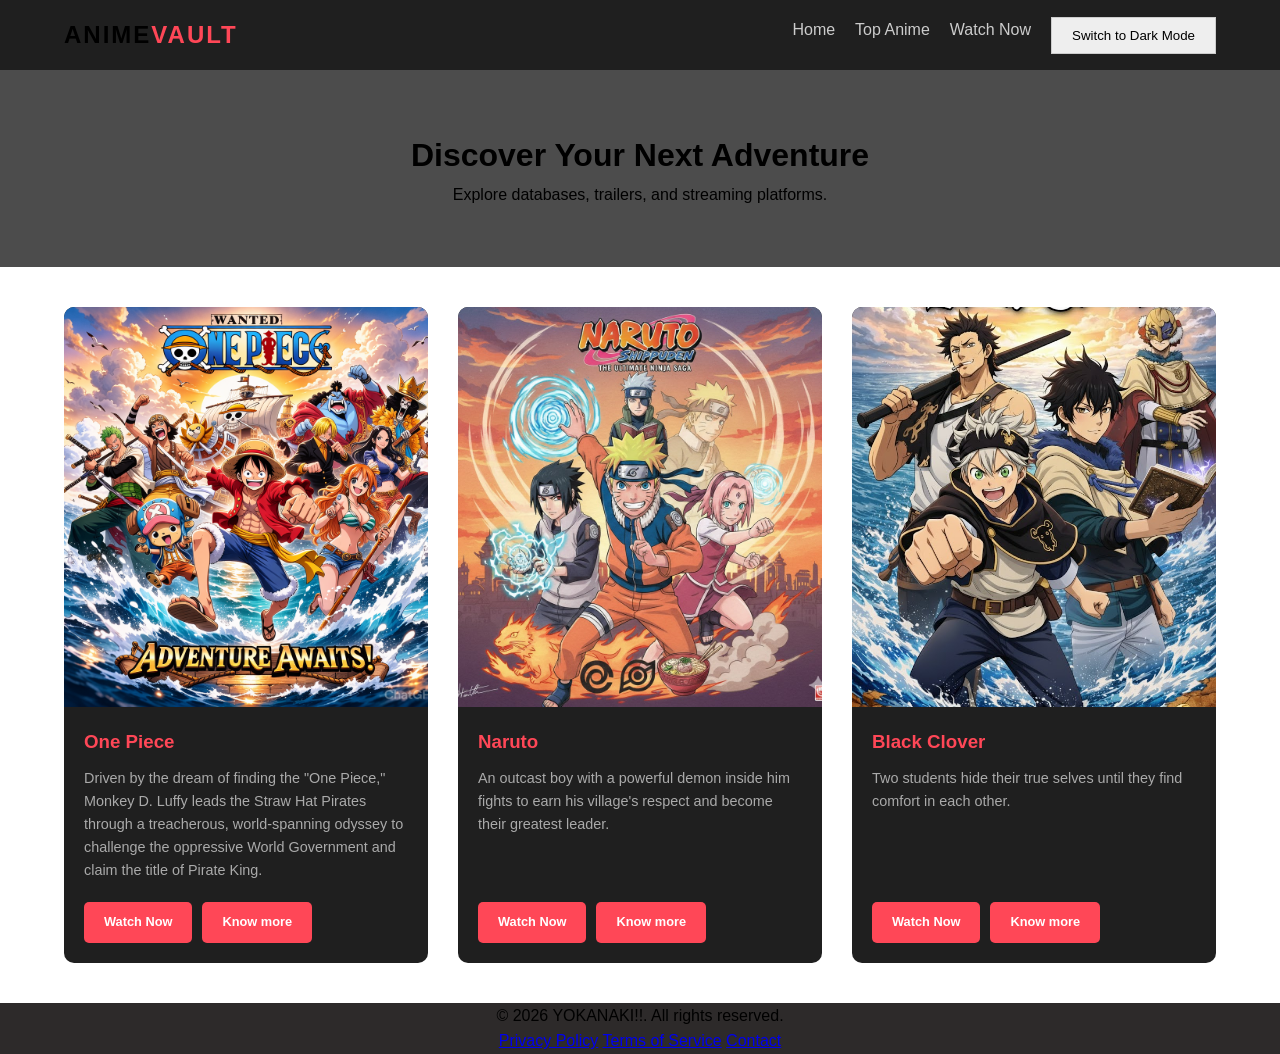
<file: index.html>
<!DOCTYPE html>
<html lang="en">
<head>
    <meta charset="UTF-8">
    <meta name="viewport" content="width=device-width, initial-scale=1.0">
    <title>AnimeVault | Explore Your Favorites</title>
    <link rel="stylesheet" href="animeweb.css">
</head>
<body>

    <nav class="navbar">
        <div class="logo">Anime<span>Vault</span></div>
        <ul class="nav-links">
            <li><a href="#">Home</a></li>
            <li><a href="https://myanimelist.net/topanime.php" target="_blank">Top Anime</a></li>
            <li><a href="https://www.hianime.do" target="_blank">Watch Now</a></li>
            <li><button id="theme-toggle">Switch to Dark Mode</button></li>
        </ul>
    </nav>

    <header class="hero">
        <h1>Discover Your Next Adventure</h1>
        <p>Explore databases, trailers, and streaming platforms.</p>
    </header>

    <section class="container">
        <div class="anime-grid">
            
            <div class="card">
               <img src="onepiece1.jpg" alt="Anime Poster">
                <div class="card-content">
                    <h3>One Piece</h3>
                    <p>Driven by the dream of finding the "One Piece," Monkey D. Luffy leads the Straw Hat Pirates through a treacherous, world-spanning odyssey to challenge the oppressive World Government and claim the title of Pirate King.</p>
                   <div class="btn-i" ><a href="https://hianime.do/watch/one-piece-100?ep=2142" target="_blank" class="btn">Watch Now</a>
                    <a href="onepiece.html" target="_blank" class="btn">Know more</a>
                    </div> 
                </div>
            </div>

            <div class="card">
                <img src="naruto.jpg" alt="Anime Poster">
                <div class="card-content">
                    <h3>Naruto</h3>
                    <p>An outcast boy with a powerful demon inside him fights to earn his village's respect and become their greatest leader.</p>
                   <div class="btn-i" ><a href="https://hianime.do/watch/naruto-677?ep=12352" target="_blank" class="btn">Watch Now</a>
                    <a href="naruto.html" target="_blank" class="btn">Know more</a>
                    </div>
                </div>
            </div>

            <div class="card">
                <img src="blackClover3.png" alt="Anime Poster">
                <div class="card-content">
                    <h3>Black Clover</h3>
                    <p>Two students hide their true selves until they find comfort in each other.</p>
                   <div class="btn-i" ><a href="https://hianime.do/watch/black-clover-2404?ep=27377" target="_blank" class="btn">Watch Now</a>
                    <a href="blackclover.html" target="_blank" class="btn">Know more</a>
                    </div>
                </div>
            </div>

        </div>
    </section>
    <footer class="footer">
  <div class="footer-content">
    <p>&copy; 2026 YOKANAKI!!. All rights reserved.</p>
    <div class="footer-links">
      <a href="#">Privacy Policy</a>
      <a href="#">Terms of Service</a>
      <a href="#">Contact</a>
    </div>
  </div>
</footer>

<script src="script.js"></script>
</body>


</html>
</file>
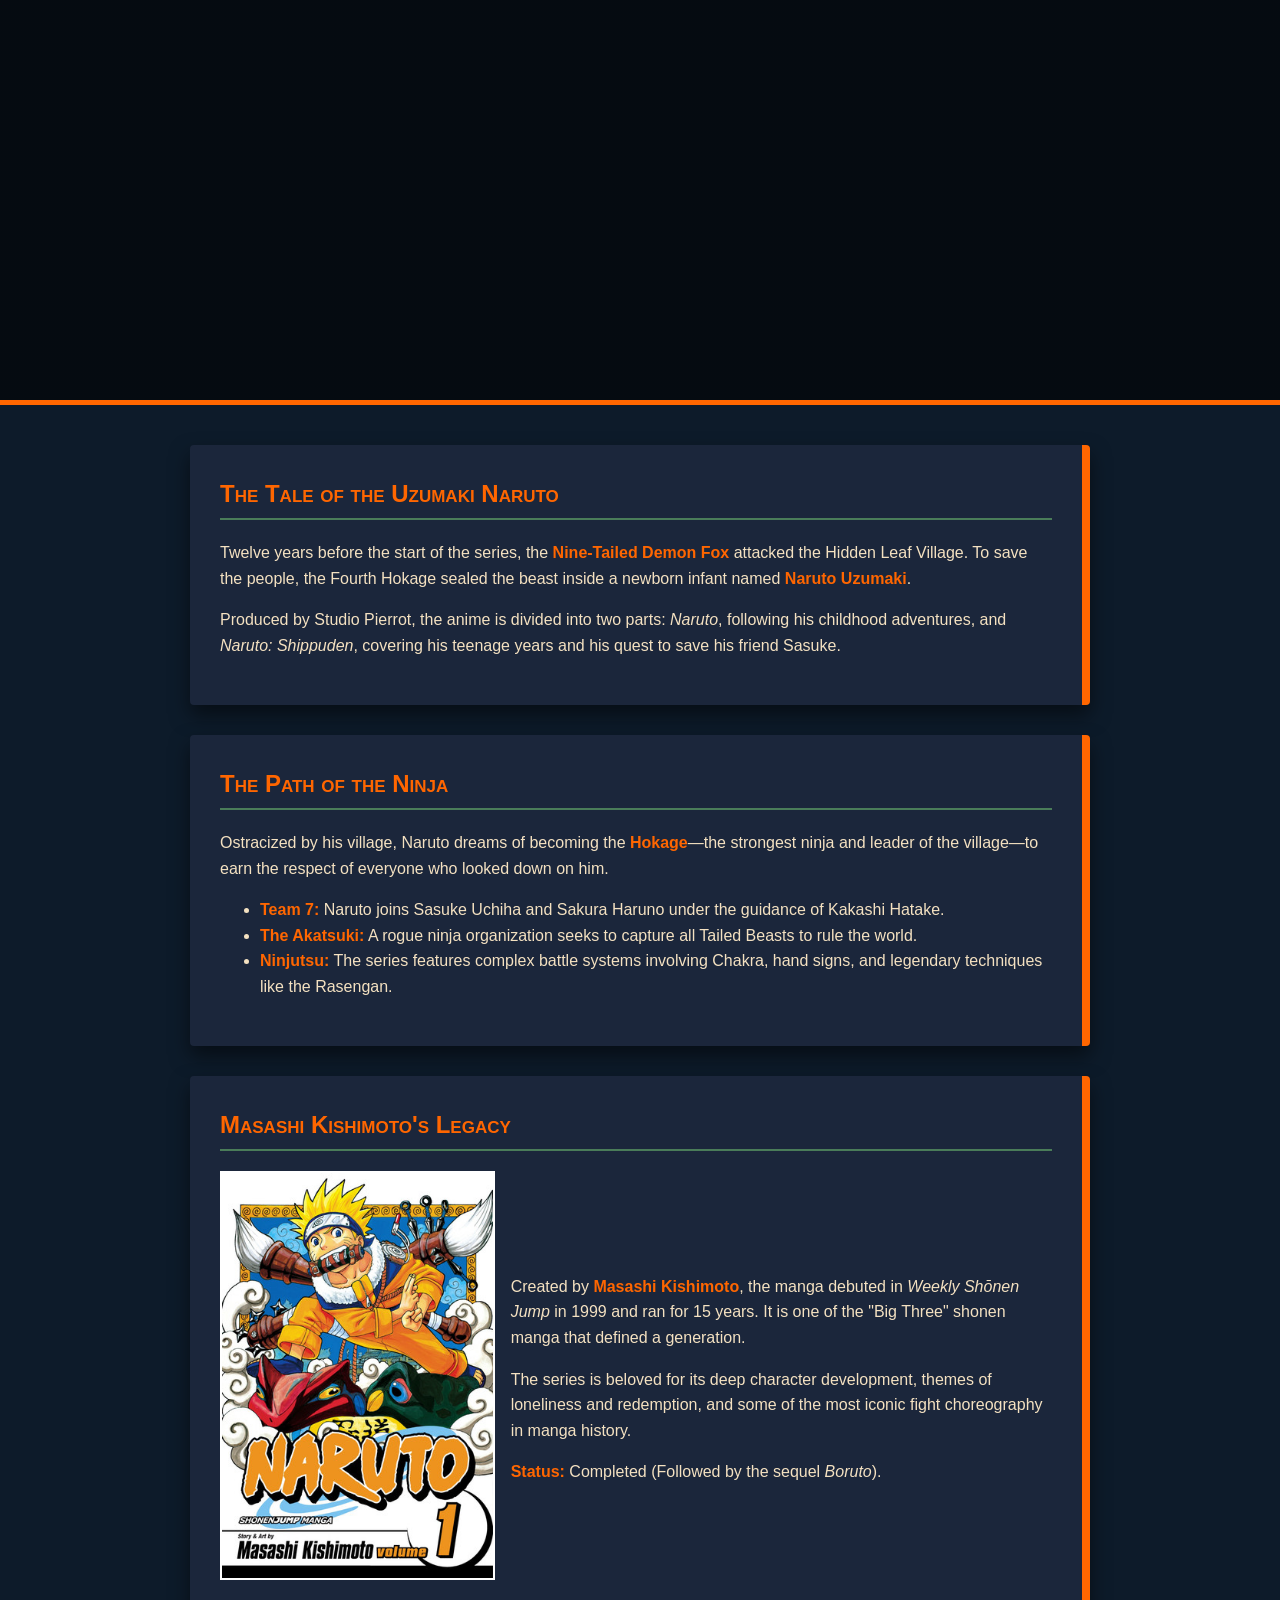
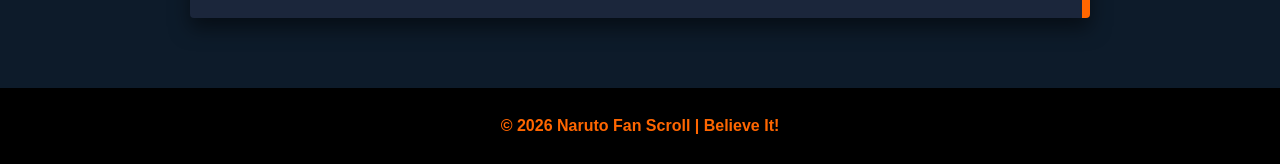
<file: naruto.html>
<!DOCTYPE html>
<html lang="en">
<head>
    <meta charset="UTF-8">
    <meta name="viewport" content="width=device-width, initial-scale=1.0">
    <title>Naruto | Believe It!</title>
    <style>
        :root {
            --naruto-orange: #ff6600;
            --konoha-blue: #1b263b;
            --scroll-tan: #f4e1c1;
            --leaf-green: #4a7c59;
            --shadow-black: #0d1b2a;
        }

        body {
            font-family: 'Verdana', sans-serif;
            background-color: var(--shadow-black);
            color: var(--scroll-tan);
            line-height: 1.6;
            margin: 0;
            padding: 0;
        }

        header {
            /* Replace the URL below with your Naruto banner */
            background: linear-gradient(rgba(0,0,0,0.6), rgba(0,0,0,0.6)), 
                        url('https://pub-1407f82391df4ab1951418d04be76914.r2.dev/uploads/12d3fcab-b8fd-49c8-ad41-170d6e3dd44a.jpg');
            background-size: cover;
            background-position: center;
            height: 400px;
            display: flex;
            flex-direction: column;
            justify-content: center;
            align-items: center;
            text-align: center;
            border-bottom: 5px solid var(--naruto-orange);
        }

        h1 {
            font-size: 4rem;
            color: var(--naruto-orange);
            margin: 0;
            text-transform: uppercase;
            letter-spacing: 4px;
            text-shadow: 3px 3px 0px white, 6px 6px 0px var(--konoha-blue);
        }

        .container {
            max-width: 900px;
            margin: 0 auto;
            padding: 40px 20px;
        }

        section {
            background: var(--konoha-blue);
            padding: 30px;
            border-radius: 4px;
            margin-bottom: 30px;
            border-right: 8px solid var(--naruto-orange);
            box-shadow: 0 10px 20px rgba(0,0,0,0.5);
        }

        h2 {
            color: var(--naruto-orange);
            border-bottom: 2px solid var(--leaf-green);
            padding-bottom: 5px;
            margin-top: 0;
            font-variant: small-caps;
        }

        .manga-grid {
            display: grid;
            grid-template-columns: 1fr 2fr;
            gap: 20px;
            align-items: center;
        }

        .rank-tag {
            background: var(--leaf-green);
            color: white;
            padding: 4px 12px;
            font-size: 0.8rem;
            font-weight: bold;
            border-radius: 2px;
            margin-bottom: 10px;
            display: inline-block;
        }

        footer {
            text-align: center;
            padding: 25px;
            background: #000;
            color: var(--naruto-orange);
            font-weight: bold;
        }

        strong { color: var(--naruto-orange); }
    </style>
</head>
<body>

    <header>
        
    </header>

    <div class="container">
        
        <section id="intro">
            <h2>The Tale of the Uzumaki Naruto</h2>
            <p>
                Twelve years before the start of the series, the <strong>Nine-Tailed Demon Fox</strong> attacked the Hidden Leaf Village. To save the people, the Fourth Hokage sealed the beast inside a newborn infant named <strong>Naruto Uzumaki</strong>.
            </p>
            <p>
                Produced by Studio Pierrot, the anime is divided into two parts: <i>Naruto</i>, following his childhood adventures, and <i>Naruto: Shippuden</i>, covering his teenage years and his quest to save his friend Sasuke.
            </p>
        </section>

        <section id="story">
            <h2>The Path of the Ninja</h2>
            <p>
                Ostracized by his village, Naruto dreams of becoming the <strong>Hokage</strong>—the strongest ninja and leader of the village—to earn the respect of everyone who looked down on him.
            </p>
            <ul>
                <li><strong>Team 7:</strong> Naruto joins Sasuke Uchiha and Sakura Haruno under the guidance of Kakashi Hatake.</li>
                <li><strong>The Akatsuki:</strong> A rogue ninja organization seeks to capture all Tailed Beasts to rule the world.</li>
                <li><strong>Ninjutsu:</strong> The series features complex battle systems involving Chakra, hand signs, and legendary techniques like the Rasengan.</li>
            </ul>
        </section>

        <section id="manga">
            <h2>Masashi Kishimoto's Legacy</h2>
            <div class="manga-grid">
                <div>
                    <img src="naruto-vol-1.jpg" alt="Naruto Manga Vol 1" style="width:100%; border: 2px solid white;">
                </div>
                <div>
                    <p>
                        Created by <strong>Masashi Kishimoto</strong>, the manga debuted in <i>Weekly Shōnen Jump</i> in 1999 and ran for 15 years. It is one of the "Big Three" shonen manga that defined a generation.
                    </p>
                    <p>
                        The series is beloved for its deep character development, themes of loneliness and redemption, and some of the most iconic fight choreography in manga history.
                    </p>
                    <p><strong>Status:</strong> Completed (Followed by the sequel <i>Boruto</i>).</p>
                </div>
            </div>
        </section>

    </div>

    <footer>
        &copy; 2026 Naruto Fan Scroll | Believe It!
    </footer>

</body>

</html>
</file>
<file: animeweb.css>
/* General Reset */
* {
    margin: 0;
    padding: 0;
    box-sizing: border-box;
    font-family: 'Segoe UI', Tahoma, Geneva, Verdana, sans-serif;
}

body {
    background-color: #121212;
    color: #ffffff;
    line-height: 1.6;
}

/* Navbar Styling */
.navbar {
    display: flex;
    justify-content: space-between;
    align-items: center;
    padding: 1rem 5%;
    background-color: #1f1f1f;
    position: sticky;
    top: 0;
    z-index: 1000;
}

.logo {
    font-size: 1.5rem;
    font-weight: bold;
    text-transform: uppercase;
    letter-spacing: 2px;
}

.logo span {
    color: #ff4757;
}

.nav-links {
    display: flex;
    list-style: none;
}

.nav-links li {
    margin-left: 20px;
}

.nav-links a {
    text-decoration: none;
    color: #ccc;
    transition: 0.3s;
}

.nav-links a:hover {
    color: aqua;
}

/* Hero Section */
.hero {
    text-align: center;
    padding: 60px 20px;
    background: linear-gradient(rgba(0,0,0,0.7), rgba(0,0,0,0.7)), url('https://via.placeholder.com/1200x400');
    background-size: cover;
}

/* Anime Grid */
.container {
    padding: 40px 5%;
}

.anime-grid {
    display: grid;
    grid-template-columns: repeat(auto-fit, minmax(250px, 1fr));
    gap: 30px;
}

/* Card Styling */
.card {
    background: #1f1f1f;
    border-radius: 10px;
    overflow: hidden;
    transition: transform 0.3s ease;
    display: flex;
    flex-direction: column;
}

.card:hover {
    transform: translateY(-10px) ;
}

.card img {
    width: 100%;
    height: 400px;
    object-fit: cover;
}

.card-content {
    padding: 20px;
    flex-grow: 1; 
    display: flex;
    flex-direction: column;

}

.card-content h3 {
    margin-bottom: 10px;
    color: #ff4757;
}

.card-content p {
    font-size: 0.9rem;
    color: #aaa;
    margin-bottom: 20px;
    flex-grow: 1;
}

/* Buttons */
.btn {
    align-self: flex-start;
    display: inline-block;
    padding: 10px 20px;
    background-color: #ff4757;
    color: white;
    text-decoration: none;
    border-radius: 5px;
    font-size: 0.8rem;
    font-weight: bold;
    

}

.btn-i{
    display: flex;
    flex-direction: row;
    gap: 10px;
    
}
.btn:hover {
    background-color: #e84118;
}
.footer{
    background-color: rgb(45, 42, 42);
    text-align: center;
}

:root {
  --bg-color: #ffffff;
  --text-color: #000000;
  --btn-bg: #eeeeee;
}

/* The "Dark Mode" overrides */
body.dark-theme {
  --bg-color: #1a1a1a;
  --text-color: #f0f0f0;
  --btn-bg: #333333;
}

body {
  background-color: var(--bg-color);
  color: var(--text-color);
  transition: background-color 0.3s ease; /* Smooth fade effect */
}

button {
  background-color: var(--btn-bg);
  color: var(--text-color);
  padding: 10px 20px;
  cursor: pointer;
  border: 1px solid #ccc;
}
</file>
